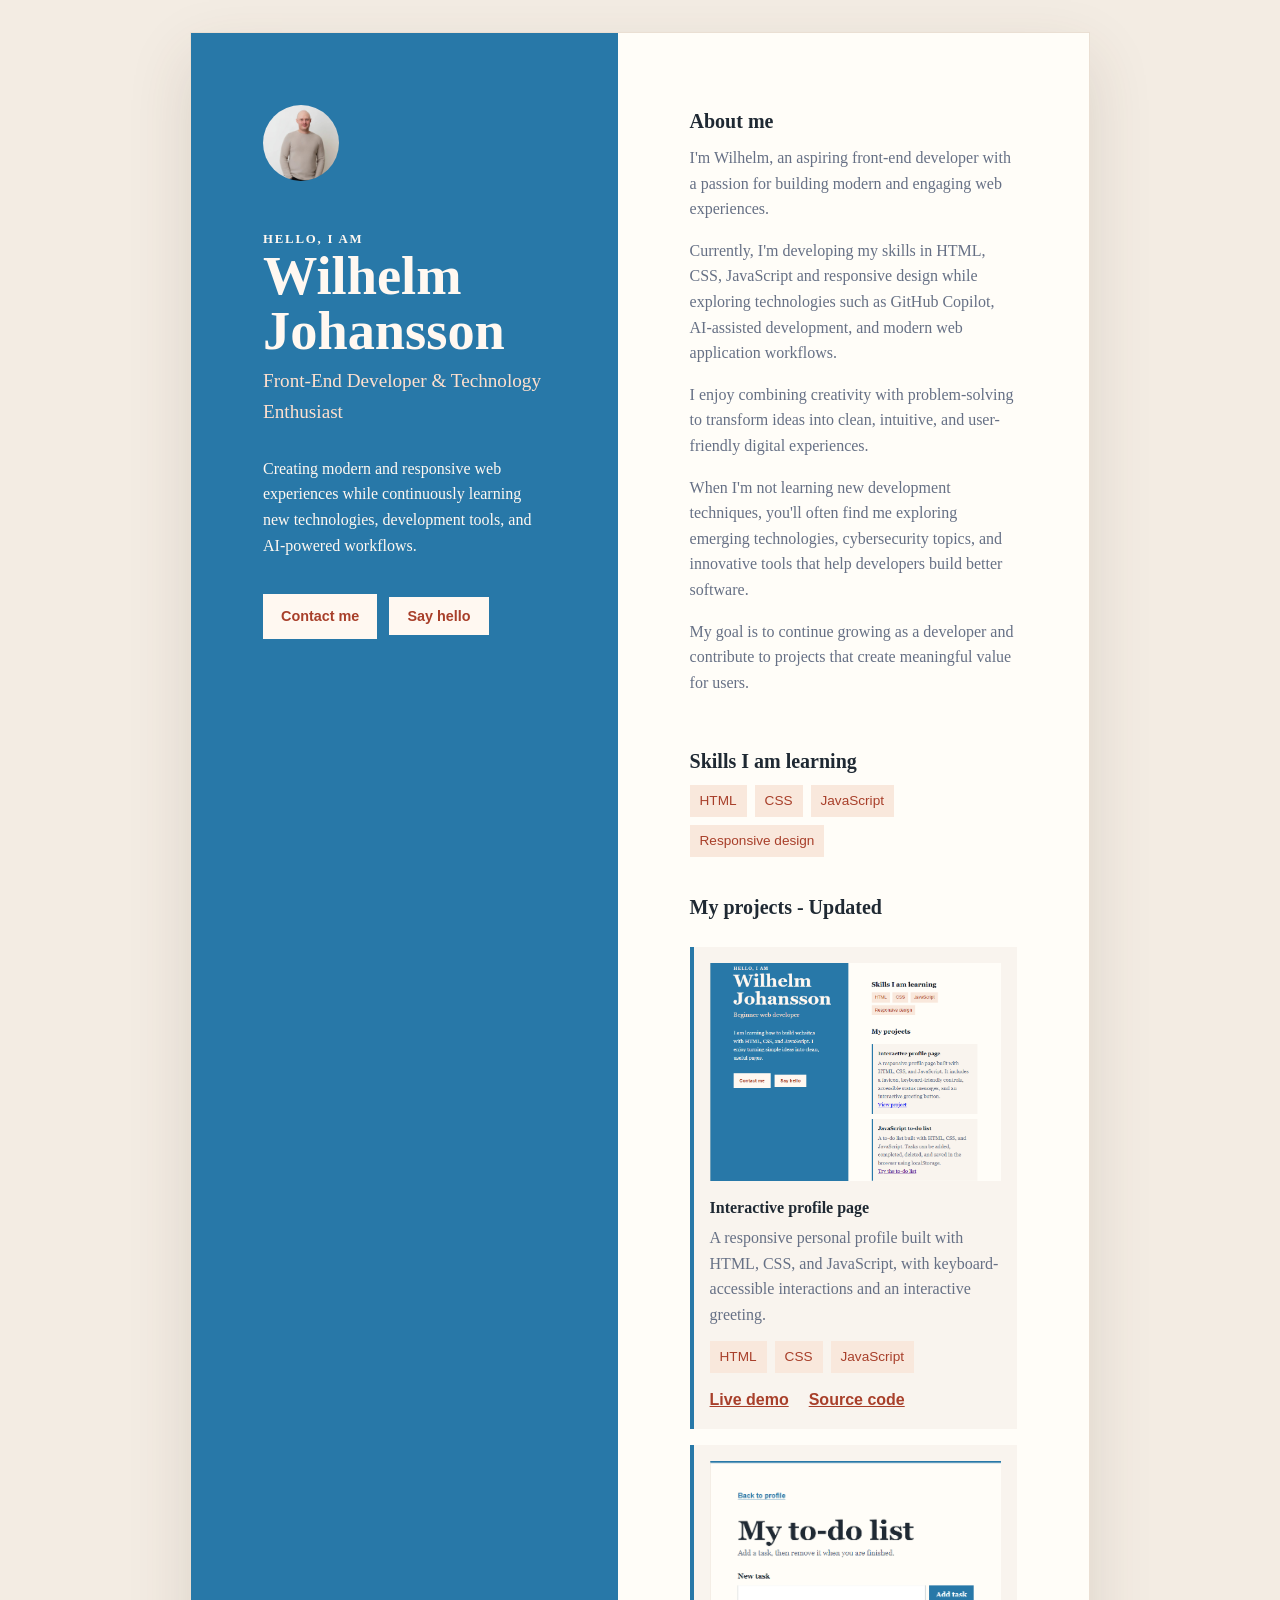
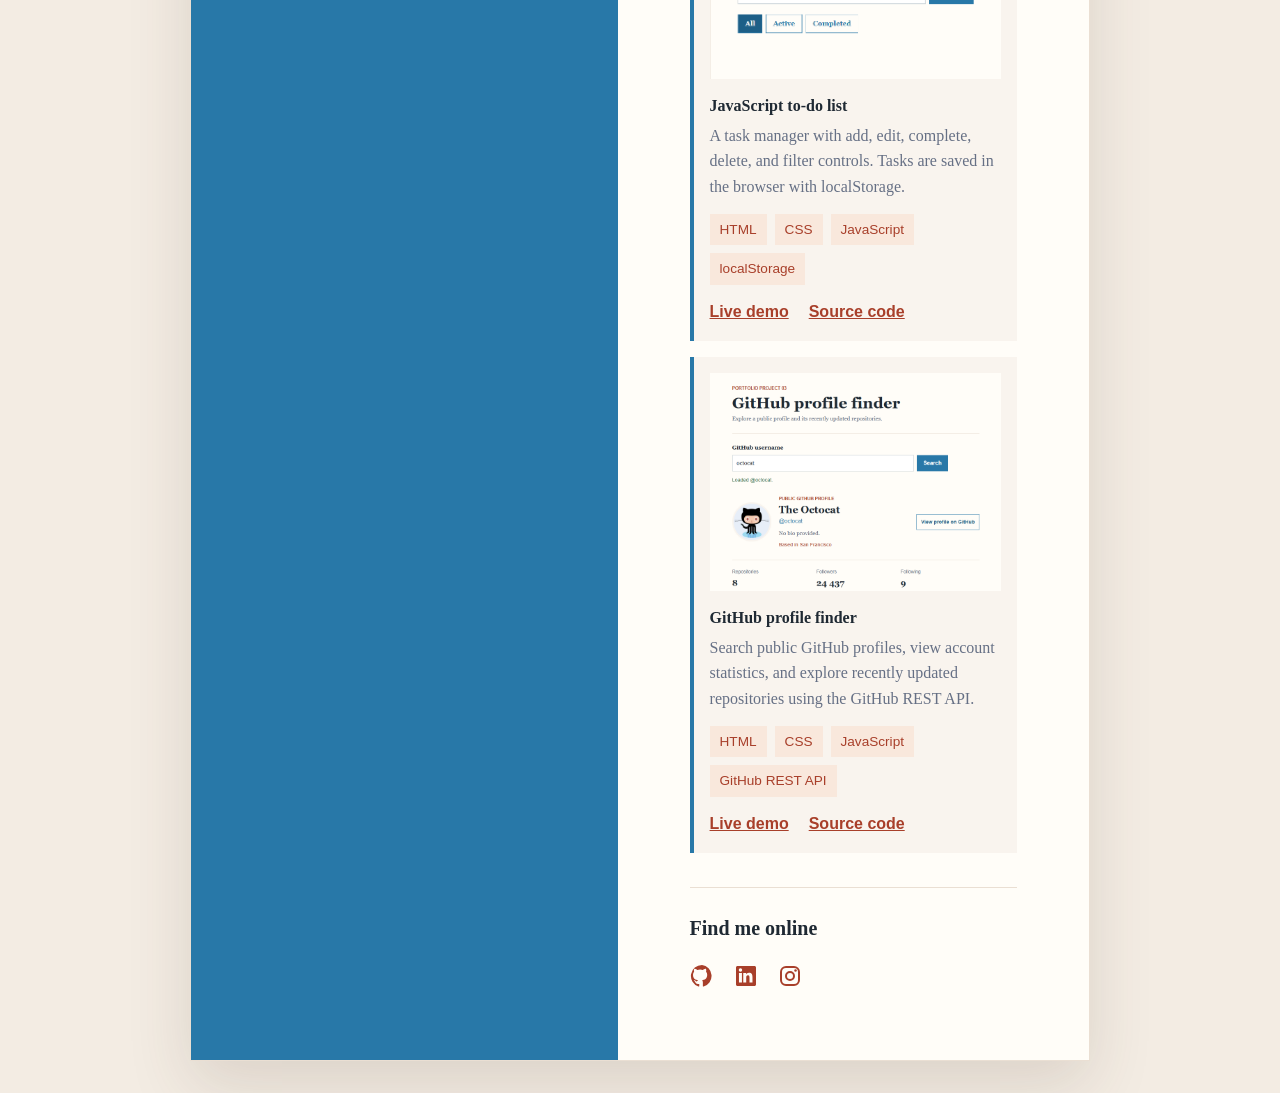
<file: index.html>
<!doctype html>
<html lang="en">
  <head>
    <meta charset="UTF-8" />
    <meta name="viewport" content="width=device-width, initial-scale=1.0" />
    <title>Wilhelm Johansson | Profile</title>
    <link rel="stylesheet" href="style.css" />
    <link rel="icon" type="image/png" href="favicon.png" />
  </head>
  <body>
    <a class="skip-link" href="#projects-heading">Skip to projects</a>
    <main class="profile-card">
      <section class="intro">
        <img
          class="avatar"
          src="profile.jpg"
          alt="Portrait of Wilhelm Johansson"
        />
        <p class="eyebrow">Hello, I am</p>
        <h1>Wilhelm Johansson</h1>
        <p class="role">Front-End Developer &amp; Technology Enthusiast</p>
        <p class="bio">
          Creating modern and responsive web experiences while continuously
          learning new technologies, development tools, and AI-powered
          workflows.
        </p>
        <a class="button" href="mailto:wjohansson94@outlook.com">Contact me</a>

        <button id="message-button" type="button">Say hello</button>
        <p id="message" aria-live="polite"></p>
      </section>

      <section class="details" aria-label="Profile details">
        <div>
          <h2>About me</h2>
          <p>
            I'm Wilhelm, an aspiring front-end developer with a passion for
            building modern and engaging web experiences.
          </p>
          <p>
            Currently, I'm developing my skills in HTML, CSS, JavaScript and
            responsive design while exploring technologies such as GitHub
            Copilot, AI-assisted development, and modern web application
            workflows.
          </p>
          <p>
            I enjoy combining creativity with problem-solving to transform ideas
            into clean, intuitive, and user-friendly digital experiences.
          </p>
          <p>
            When I'm not learning new development techniques, you'll often find
            me exploring emerging technologies, cybersecurity topics, and
            innovative tools that help developers build better software.
          </p>
          <p>
            My goal is to continue growing as a developer and contribute to
            projects that create meaningful value for users.
          </p>
        </div>

        <div>
          <h2>Skills I am learning</h2>
          <ul class="skills">
            <li>HTML</li>
            <li>CSS</li>
            <li>JavaScript</li>
            <li>Responsive design</li>
          </ul>
        </div>

        <div class="projects">
          <h2 id="projects-heading" tabindex="-1">My projects - Updated</h2>

          <article>
            <img
              class="project-preview"
              src="Profile%20page.png"
              alt="Screenshot of Wilhelm's profile page, skills, and projects"
            />
            <h3>Interactive profile page</h3>
            <p>
              A responsive personal profile built with HTML, CSS, and
              JavaScript, with keyboard-accessible interactions and an
              interactive greeting.
            </p>
            <ul class="project-tech" aria-label="Technologies used">
              <li>HTML</li>
              <li>CSS</li>
              <li>JavaScript</li>
            </ul>
            <div class="project-links">
              <a
                href="https://wjohansson94.github.io/my-profile/"
                target="_blank"
                rel="noreferrer"
              >
                Live demo
              </a>
              <a
                href="https://github.com/wjohansson94/my-profile"
                target="_blank"
                rel="noreferrer"
              >
                Source code
              </a>
            </div>
          </article>

          <article>
            <img
              class="project-preview"
              src="To-do%20list.png"
              alt="Screenshot of the to-do list app showing its task input and filters"
            />
            <h3>JavaScript to-do list</h3>
            <p>
              A task manager with add, edit, complete, delete, and filter
              controls. Tasks are saved in the browser with localStorage.
            </p>
            <ul class="project-tech" aria-label="Technologies used">
              <li>HTML</li>
              <li>CSS</li>
              <li>JavaScript</li>
              <li>localStorage</li>
            </ul>
            <div class="project-links">
              <a
                href="https://wjohansson94.github.io/my-profile/todo.html"
                target="_blank"
                rel="noreferrer"
              >
                Live demo
              </a>
              <a
                href="https://github.com/wjohansson94/my-profile"
                target="_blank"
                rel="noreferrer"
              >
                Source code
              </a>
            </div>
          </article>

          <article>
            <img
              class="project-preview"
              src="github-finder.png"
              alt="Screenshot of the GitHub profile finder displaying search results"
            />
            <h3>GitHub profile finder</h3>
            <p>
              Search public GitHub profiles, view account statistics, and
              explore recently updated repositories using the GitHub REST API.
            </p>
            <ul class="project-tech" aria-label="Technologies used">
              <li>HTML</li>
              <li>CSS</li>
              <li>JavaScript</li>
              <li>GitHub REST API</li>
            </ul>
            <div class="project-links">
              <a href="github.html">Live demo</a>
              <a
                href="https://github.com/wjohansson94/my-profile"
                target="_blank"
                rel="noreferrer"
              >
                Source code
              </a>
            </div>
          </article>
        </div>

        <div class="links">
          <h2>Find me online</h2>
          <a
            href="https://github.com/wjohansson94"
            target="_blank"
            rel="noreferrer"
            aria-label="GitHub profile (opens in a new tab)"
          >
            <svg
              class="social-icon"
              viewBox="0 0 24 24"
              aria-hidden="true"
              focusable="false"
            >
              <path
                fill="currentColor"
                d="M12 .9a11.1 11.1 0 0 0-3.51 21.63c.56.1.76-.24.76-.54v-2.08c-3.1.67-3.76-1.32-3.76-1.32-.5-1.29-1.24-1.64-1.24-1.64-1.01-.69.08-.68.08-.68 1.12.08 1.71 1.15 1.71 1.15 1 .1 1.65-.73 2.05-1.13-2.48-.28-5.08-1.24-5.08-5.5 0-1.21.43-2.2 1.15-2.98-.12-.28-.5-1.42.11-2.95 0 0 .94-.3 3.05 1.14a10.6 10.6 0 0 1 5.56 0c2.12-1.44 3.05-1.14 3.05-1.14.61 1.53.23 2.67.11 2.95.72.78 1.15 1.77 1.15 2.98 0 4.27-2.6 5.21-5.09 5.49.4.35.76 1.03.76 2.08v3.63c0 .3.2.65.77.54A11.1 11.1 0 0 0 12 .9Z"
              />
            </svg>
          </a>
          <a
            href="https://www.linkedin.com/in/wilhelm-johansson94"
            target="_blank"
            rel="noreferrer"
            aria-label="LinkedIn profile (opens in a new tab)"
          >
            <svg
              class="social-icon"
              viewBox="0 0 24 24"
              aria-hidden="true"
              focusable="false"
            >
              <path
                fill="currentColor"
                d="M20.45 2H3.55C2.69 2 2 2.68 2 3.52v16.96c0 .84.69 1.52 1.55 1.52h16.9c.86 0 1.55-.68 1.55-1.52V3.52c0-.84-.69-1.52-1.55-1.52ZM7.93 18.45H4.96V9.02h2.97v9.43ZM6.45 7.73a1.72 1.72 0 1 1 0-3.44 1.72 1.72 0 0 1 0 3.44Zm12 10.72h-2.96v-4.59c0-1.09-.02-2.49-1.52-2.49-1.52 0-1.75 1.18-1.75 2.41v4.67H9.26V9.02h2.84v1.29h.04c.4-.74 1.36-1.52 2.8-1.52 2.99 0 3.54 1.97 3.54 4.53v5.13Z"
              />
            </svg>
          </a>
          <a
            href="https://www.instagram.com/wilhelmbuilds/"
            target="_blank"
            rel="noreferrer"
            aria-label="Instagram profile (opens in a new tab)"
          >
            <svg
              class="social-icon"
              viewBox="0 0 24 24"
              aria-hidden="true"
              focusable="false"
            >
              <rect
                x="3"
                y="3"
                width="18"
                height="18"
                rx="5"
                fill="none"
                stroke="currentColor"
                stroke-width="2"
              />
              <circle
                cx="12"
                cy="12"
                r="4"
                fill="none"
                stroke="currentColor"
                stroke-width="2"
              />
              <circle cx="17.5" cy="6.5" r="1.25" fill="currentColor" />
            </svg>
          </a>
        </div>
      </section>
    </main>
    <script src="script.js"></script>
  </body>
</html>
</file>
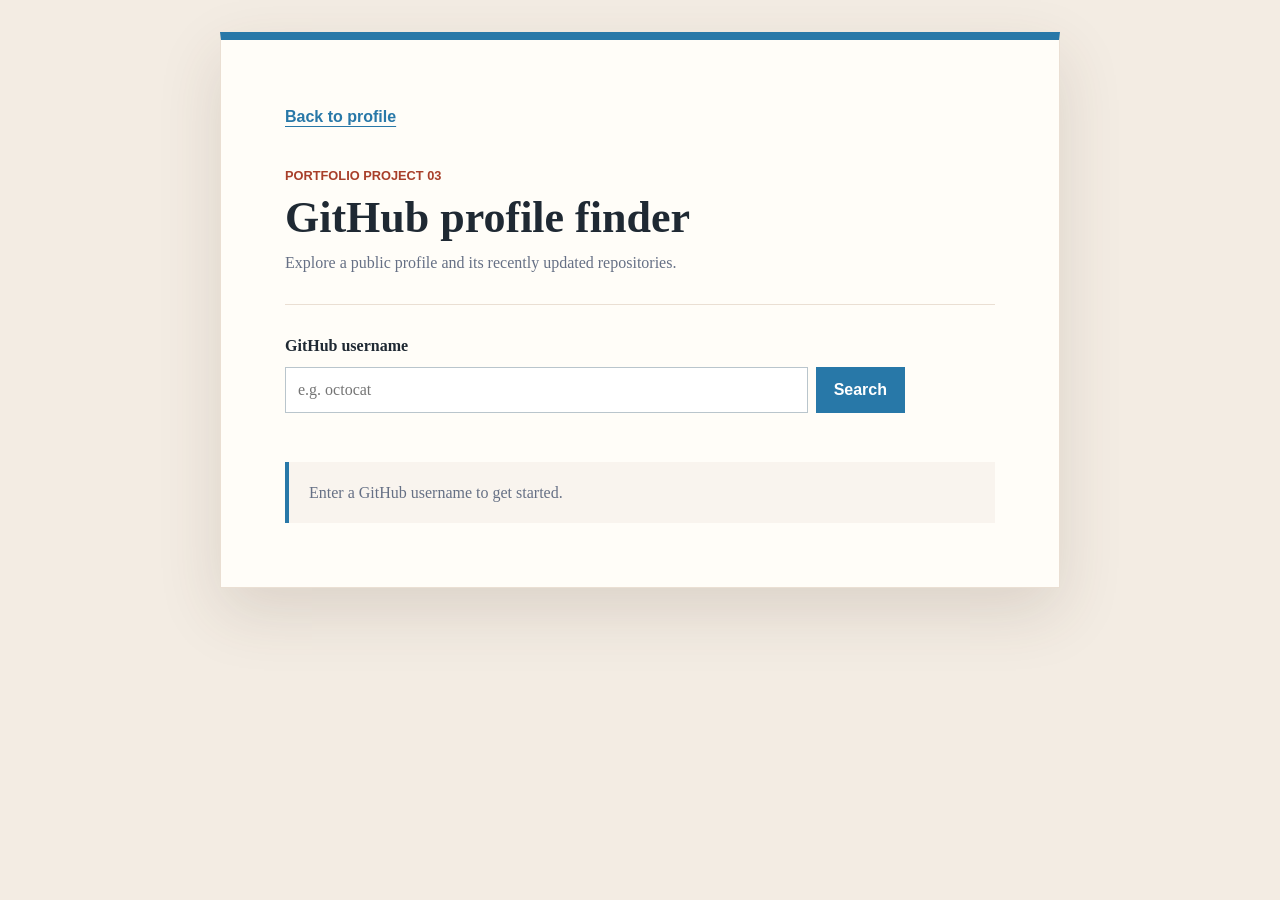
<file: github.html>
<!doctype html>
<html lang="en">
  <head>
    <meta charset="UTF-8" />
    <meta name="viewport" content="width=device-width, initial-scale=1.0" />
    <title>GitHub profile finder | Wilhelm Johansson</title>
    <link rel="stylesheet" href="github.css" />
    <script src="github.js" defer></script>
  </head>
  <body>
    <main class="lookup-shell">
      <a class="back-link" href="index.html">Back to profile</a>

      <header class="page-heading">
        <p class="eyebrow">Portfolio project 03</p>
        <h1>GitHub profile finder</h1>
        <p>Explore a public profile and its recently updated repositories.</p>
      </header>

      <form id="search-form">
        <label for="username">GitHub username</label>
        <div class="search-row">
          <input
            id="username"
            name="username"
            type="text"
            placeholder="e.g. octocat"
            autocomplete="off"
            autocapitalize="none"
            spellcheck="false"
            required
          />
          <button type="submit">Search</button>
        </div>
      </form>

      <p id="status" class="status" role="status" aria-live="polite"></p>

      <section id="empty-state" class="empty-state">
        <p id="empty-message">Enter a GitHub username to get started.</p>
      </section>

      <section
        id="results"
        class="results"
        aria-label="GitHub profile results"
        hidden
      >
        <article class="profile-summary" aria-labelledby="profile-name">
          <img id="avatar" class="profile-avatar" alt="" />
          <div class="profile-details">
            <p class="eyebrow">Public GitHub profile</p>
            <h2 id="profile-name"></h2>
            <a id="profile-login" target="_blank" rel="noreferrer"></a>
            <p id="bio" class="profile-bio"></p>
            <p id="location" class="profile-location" hidden></p>
          </div>
          <a
            id="view-profile"
            class="profile-link"
            target="_blank"
            rel="noreferrer"
          >
            View profile on GitHub
          </a>
        </article>

        <dl class="stats" aria-label="Profile statistics">
          <div>
            <dt>Repositories</dt>
            <dd id="public-repos"></dd>
          </div>
          <div>
            <dt>Followers</dt>
            <dd id="followers"></dd>
          </div>
          <div>
            <dt>Following</dt>
            <dd id="following"></dd>
          </div>
        </dl>

        <section class="repositories" aria-labelledby="repositories-heading">
          <div class="section-heading">
            <h2 id="repositories-heading">Recently updated repositories</h2>
            <p id="repo-status" aria-live="polite"></p>
          </div>
          <ul id="repo-list" class="repo-list"></ul>
        </section>
      </section>
    </main>
  </body>
</html>
</file>
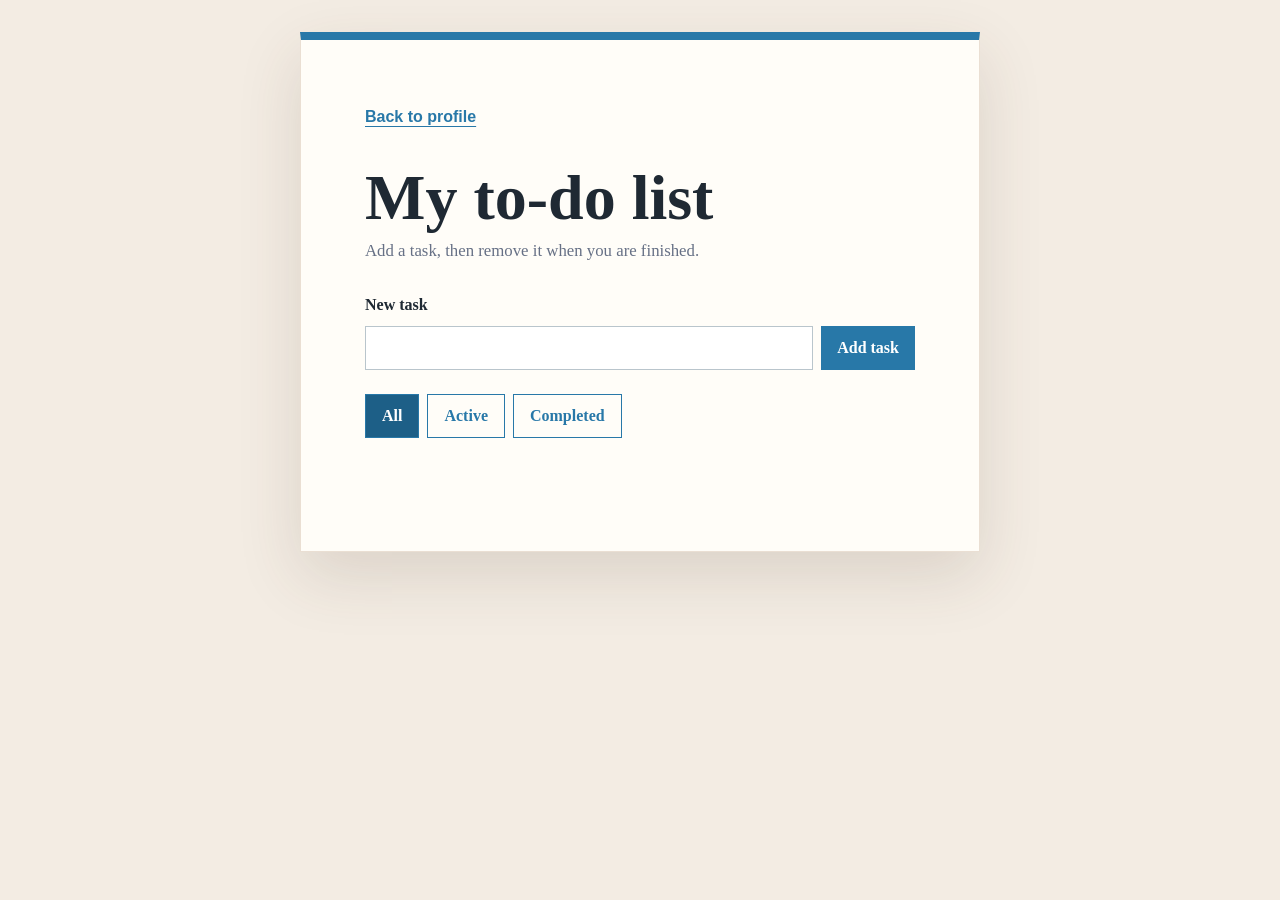
<file: todo.html>
<!doctype html>
<html lang="en">
  <head>
    <meta charset="UTF-8" />
    <meta name="viewport" content="width=device-width, initial-scale=1.0" />
    <title>To-do list | Wilhelm Johansson</title>
    <link rel="stylesheet" href="todo.css" />
    <script src="todo.js" defer></script>
  </head>
  <body>
    <main class="todo-card">
      <a class="back-link" href="index.html">Back to profile</a>
      <h1>My to-do list</h1>
      <p class="intro">Add a task, then remove it when you are finished.</p>

      <form id="todo-form">
        <label for="task-input">New task</label>
        <div class="form-row">
          <input
            id="task-input"
            name="task"
            type="text"
            autocomplete="off"
            required
          />
          <button type="submit">Add task</button>
        </div>
      </form>

      <div class="filters" role="group" aria-label="Filter tasks">
        <button type="button" data-filter="all" aria-pressed="true">All</button>
        <button type="button" data-filter="active" aria-pressed="false">
          Active
        </button>
        <button type="button" data-filter="completed" aria-pressed="false">
          Completed
        </button>
      </div>

      <p id="status" class="status" aria-live="polite"></p>
      <ul id="task-list"></ul>
    </main>
  </body>
</html>
</file>
<file: style.css>
:root {
  --ink: #1f2933;
  --muted: #667085;
  --paper: #fffdf8;
  --accent: #2878a8;
  --accent-dark: #a83f2a;
  --line: #eadfd3;
  --shadow: 0 24px 60px rgba(75, 55, 40, 0.14);
}

* {
  box-sizing: border-box;
}

body {
  min-height: 100vh;
  margin: 0;
  padding: 32px 20px;
  color: var(--ink);
  background: #f3ece3;
  font-family: Georgia, "Times New Roman", serif;
  line-height: 1.6;
}

.skip-link {
  position: fixed;
  top: 8px;
  left: 8px;
  z-index: 10;
  padding: 10px 14px;
  color: #fff;
  background: var(--ink);
  transform: translateY(calc(-100% - 12px));
}

.skip-link:focus-visible {
  outline: 3px solid #e59b3c;
  outline-offset: 3px;
  transform: translateY(0);
}

.profile-card {
  display: grid;
  grid-template-columns: minmax(280px, 0.95fr) minmax(320px, 1.05fr);
  max-width: 900px;
  margin: 0 auto;
  overflow: hidden;
  background: var(--paper);
  border: 1px solid var(--line);
  box-shadow: var(--shadow);
}

.intro,
.details {
  padding: clamp(32px, 6vw, 72px);
}

.intro {
  color: #fff8f1;
  background: var(--accent);
}

.avatar {
  display: grid;
  width: 76px;
  height: 76px;
  margin-bottom: 48px;
  place-items: center;
  color: var(--accent);
  background: #fff8f1;
  border-radius: 50%;
  font-size: 1.4rem;
  font-weight: bold;
  letter-spacing: 0.08em;
}

.avatar {
  object-fit: cover;
}

.eyebrow {
  margin: 0;
  font-size: 0.8rem;
  font-weight: bold;
  letter-spacing: 0.14em;
  text-transform: uppercase;
}

h1,
h2,
p {
  margin-top: 0;
}

h1 {
  margin-bottom: 8px;
  max-width: 100%;
  font-size: clamp(2.25rem, 4.5vw, 3.4rem);
  line-height: 1;
  overflow-wrap: normal;
}

.role {
  margin-bottom: 28px;
  color: #ffe0ce;
  font-size: 1.2rem;
}

.bio {
  max-width: 28rem;
  margin-bottom: 36px;
}

.button {
  display: inline-block;
  padding: 11px 18px;
  color: var(--accent-dark);
  background: #fff8f1;
  border: 0;
  font-family: Arial, sans-serif;
  font-size: 0.9rem;
  font-weight: bold;
  text-decoration: none;
  cursor: pointer;
}

.button:hover,
.button:focus-visible,
#message-button:hover,
#message-button:focus-visible {
  background: #ffffff;
}

#message-button {
  display: inline-block;
  padding: 11px 18px;
  margin-left: 8px;
  color: var(--accent-dark);
  background: #fff8f1;
  border: 0;
  font-family: Arial, sans-serif;
  font-size: 0.9rem;
  font-weight: bold;
  cursor: pointer;
}

#message {
  min-height: 1.6em;
  margin: 14px 0 0;
  color: #ffe0ce;
  font-family: Arial, sans-serif;
  font-size: 0.85rem;
}

.details {
  display: grid;
  align-content: center;
  gap: 34px;
}

h2 {
  margin-bottom: 8px;
  font-size: 1.25rem;
}

.details p {
  max-width: 34rem;
  color: var(--muted);
}

.skills {
  display: flex;
  flex-wrap: wrap;
  gap: 8px;
  padding: 0;
  margin: 0;
  list-style: none;
}

.skills li,
.project-tech li {
  padding: 5px 10px;
  color: var(--accent-dark);
  background: #f9e8dc;
  font-family: Arial, sans-serif;
  font-size: 0.85rem;
}

.links {
  display: flex;
  flex-wrap: wrap;
  gap: 12px 20px;
  padding-top: 24px;
  border-top: 1px solid var(--line);
}

.links h2 {
  flex-basis: 100%;
}

.links a {
  display: inline-flex;
  align-items: center;
  color: var(--accent-dark);
  font-family: Arial, sans-serif;
  font-weight: bold;
}

.social-icon {
  display: block;
  width: 24px;
  height: 24px;
}

@media (max-width: 680px) {
  body {
    padding: 0;
  }

  .profile-card {
    grid-template-columns: 1fr;
    min-height: 100vh;
  }

  .avatar {
    margin-bottom: 32px;
  }
}

.projects {
  display: grid;
  gap: 16px;
}

.projects article {
  padding: 16px;
  border-left: 4px solid var(--accent);
  background: #f9f4ee;
}

.project-preview {
  display: block;
  width: 100%;
  aspect-ratio: 4 / 3;
  margin-bottom: 14px;
  object-fit: cover;
  object-position: center;
}

.projects h3 {
  margin: 0 0 4px;
  font-size: 1rem;
}

.projects p {
  margin: 0;
}

.project-tech {
  display: flex;
  flex-wrap: wrap;
  gap: 8px;
  padding: 0;
  margin: 14px 0 0;
  list-style: none;
}

.project-links {
  display: flex;
  flex-wrap: wrap;
  gap: 8px 20px;
  margin-top: 14px;
  font-family: Arial, sans-serif;
  font-weight: bold;
}

.project-links a {
  color: var(--accent-dark);
}

:focus-visible {
  outline: 3px solid var(--accent-dark);
  outline-offset: 4px;
}

.intro :focus-visible {
  outline-color: #ffe0ce;
}

#projects-heading:focus {
  outline: 3px solid var(--accent-dark);
  outline-offset: 4px;
}
</file>
<file: github.css>
:root {
  --ink: #1f2933;
  --muted: #667085;
  --paper: #fffdf8;
  --accent: #2878a8;
  --accent-dark: #1d5f87;
  --highlight: #a83f2a;
  --soft: #f9f4ee;
  --line: #eadfd3;
}

* {
  box-sizing: border-box;
}

body {
  min-height: 100vh;
  margin: 0;
  padding: 32px 20px;
  color: var(--ink);
  background: #f3ece3;
  font-family: Georgia, "Times New Roman", serif;
  line-height: 1.6;
}

.lookup-shell {
  max-width: 840px;
  padding: clamp(28px, 6vw, 64px);
  margin: 0 auto;
  background: var(--paper);
  border: 1px solid var(--line);
  border-top: 8px solid var(--accent);
  box-shadow: 0 24px 60px rgba(75, 55, 40, 0.14);
}

.back-link {
  color: var(--accent);
  font-family: Arial, sans-serif;
  font-weight: bold;
  text-underline-offset: 4px;
}

.page-heading {
  padding: 36px 0 28px;
  border-bottom: 1px solid var(--line);
}

.eyebrow {
  margin: 0 0 8px;
  color: var(--highlight);
  font-family: Arial, sans-serif;
  font-size: 0.8rem;
  font-weight: bold;
  text-transform: uppercase;
}

h1,
h2,
h3,
p {
  margin-top: 0;
}

h1 {
  margin-bottom: 8px;
  font-size: 2.75rem;
  line-height: 1.1;
}

.page-heading > p:last-child {
  margin: 0;
  color: var(--muted);
}

#search-form {
  max-width: 620px;
  padding: 28px 0 0;
}

label {
  display: block;
  margin-bottom: 8px;
  font-weight: bold;
}

.search-row {
  display: flex;
  gap: 8px;
}

input,
button {
  min-height: 46px;
  font: inherit;
}

input {
  flex: 1;
  min-width: 0;
  padding: 8px 12px;
  color: var(--ink);
  background: #fff;
  border: 1px solid #b9c5cc;
}

button {
  padding: 8px 18px;
  color: #fff;
  background: var(--accent);
  border: 0;
  cursor: pointer;
  font-family: Arial, sans-serif;
  font-weight: bold;
}

button:hover {
  background: var(--accent-dark);
}

a:focus-visible,
button:focus-visible,
input:focus-visible {
  outline: 3px solid var(--highlight);
  outline-offset: 3px;
}

.status {
  min-height: 1.6em;
  margin: 14px 0 0;
  color: var(--muted);
  font-family: Arial, sans-serif;
  font-size: 0.9rem;
}

.status[data-state="error"] {
  color: #a22d25;
}

.status[data-state="success"] {
  color: #286642;
}

.empty-state {
  padding: 18px 20px;
  margin-top: 12px;
  background: var(--soft);
  border-left: 4px solid var(--accent);
}

.empty-state p {
  margin: 0;
  color: var(--muted);
}

.results[hidden],
.empty-state[hidden],
.profile-location[hidden] {
  display: none;
}

.profile-summary {
  display: grid;
  grid-template-columns: 112px minmax(0, 1fr) auto;
  align-items: center;
  gap: 22px;
  padding: 32px 0;
  border-bottom: 1px solid var(--line);
}

.profile-avatar {
  display: block;
  width: 112px;
  aspect-ratio: 1;
  object-fit: cover;
  border: 4px solid var(--soft);
  border-radius: 50%;
}

.profile-details .eyebrow {
  margin-bottom: 4px;
}

.profile-details h2 {
  margin: 0;
  font-size: 1.8rem;
  line-height: 1.2;
  overflow-wrap: anywhere;
}

#profile-login {
  display: inline-block;
  margin-top: 2px;
  color: var(--accent);
  font-family: Arial, sans-serif;
  text-decoration: none;
}

.profile-bio {
  margin: 10px 0 0;
  color: var(--muted);
}

.profile-location {
  margin: 8px 0 0;
  color: var(--highlight);
  font-family: Arial, sans-serif;
  font-size: 0.9rem;
}

.profile-link {
  align-self: center;
  padding: 10px 12px;
  color: var(--accent-dark);
  border: 1px solid var(--accent);
  font-family: Arial, sans-serif;
  font-size: 0.9rem;
  font-weight: bold;
  text-align: center;
  text-decoration: none;
}

.profile-link:hover {
  color: #fff;
  background: var(--accent-dark);
}

.stats {
  display: grid;
  grid-template-columns: repeat(3, minmax(0, 1fr));
  gap: 16px;
  padding: 22px 0;
  margin: 0;
  border-bottom: 1px solid var(--line);
}

.stats dt {
  color: var(--muted);
  font-family: Arial, sans-serif;
  font-size: 0.85rem;
}

.stats dd {
  margin: 2px 0 0;
  font-size: 1.5rem;
  font-weight: bold;
}

.repositories {
  padding-top: 28px;
}

.section-heading {
  display: flex;
  flex-wrap: wrap;
  align-items: baseline;
  justify-content: space-between;
  gap: 8px 16px;
}

.section-heading h2 {
  margin: 0;
  font-size: 1.35rem;
}

#repo-status {
  margin: 0;
  color: var(--muted);
  font-family: Arial, sans-serif;
  font-size: 0.85rem;
}

.repo-list {
  padding: 0;
  margin: 14px 0 0;
  border-top: 1px solid var(--line);
  list-style: none;
}

.repo-list li {
  padding: 16px 0;
  border-bottom: 1px solid var(--line);
}

.repo-details h3 {
  margin: 0 0 4px;
  font-family: Arial, sans-serif;
  font-size: 1rem;
}

.repo-details h3 a {
  color: var(--accent-dark);
  overflow-wrap: anywhere;
  text-decoration-thickness: 1px;
  text-underline-offset: 3px;
}

.repo-details > p {
  margin: 0;
  color: var(--muted);
}

.repo-metadata {
  display: flex;
  flex-wrap: wrap;
  gap: 6px 18px;
  margin-top: 8px !important;
  color: var(--highlight) !important;
  font-family: Arial, sans-serif;
  font-size: 0.85rem;
}

@media (max-width: 600px) {
  body {
    padding: 0;
  }

  .lookup-shell {
    min-height: 100vh;
    padding: 28px 20px;
  }

  h1 {
    font-size: 2.25rem;
  }

  .profile-summary {
    grid-template-columns: 72px minmax(0, 1fr);
    align-items: start;
    gap: 16px;
  }

  .profile-avatar {
    width: 72px;
  }

  .profile-details h2 {
    font-size: 1.4rem;
  }

  .profile-link {
    grid-column: 1 / -1;
    justify-self: start;
  }
}

@media (max-width: 420px) {
  .search-row {
    flex-direction: column;
  }

  .search-row button {
    align-self: stretch;
  }
}
</file>
<file: todo.css>
:root {
  --ink: #1f2933;
  --muted: #667085;
  --paper: #fffdf8;
  --accent: #2878a8;
  --accent-dark: #1d5f87;
  --soft: #f9f4ee;
  --line: #eadfd3;
}

* {
  box-sizing: border-box;
}

body {
  min-height: 100vh;
  margin: 0;
  padding: 32px 20px;
  color: var(--ink);
  background: #f3ece3;
  font-family: Georgia, "Times New Roman", serif;
  line-height: 1.6;
}

.todo-card {
  max-width: 680px;
  padding: clamp(28px, 6vw, 64px);
  margin: 0 auto;
  background: var(--paper);
  border: 1px solid var(--line);
  border-top: 8px solid var(--accent);
  box-shadow: 0 24px 60px rgba(75, 55, 40, 0.14);
}

.back-link {
  display: inline-block;
  color: var(--accent);
  font-family: Arial, sans-serif;
  font-weight: bold;
  text-underline-offset: 4px;
}

h1 {
  margin: 36px 0 8px;
  font-size: clamp(2.25rem, 7vw, 4rem);
  line-height: 1;
}

.intro {
  margin-top: 0;
  color: var(--muted);
  font-size: 1.05rem;
}

label {
  display: block;
  margin: 28px 0 8px;
  font-weight: bold;
}

.form-row {
  display: flex;
  gap: 8px;
}

input,
button {
  min-height: 44px;
  font: inherit;
}

input {
  flex: 1;
  min-width: 0;
  padding: 8px 12px;
  color: var(--ink);
  background: #fff;
  border: 1px solid #b9c5cc;
}

button {
  padding: 8px 16px;
  color: #fff;
  background: var(--accent);
  border: 0;
  cursor: pointer;
  font-weight: bold;
}

button:hover,
button:focus-visible {
  background: var(--accent-dark);
}

a:focus-visible,
button:focus-visible,
input:focus-visible {
  outline: 3px solid #e59b3c;
  outline-offset: 3px;
}

.status {
  min-height: 1.6em;
  margin: 18px 0 8px;
  color: var(--muted);
  font-family: Arial, sans-serif;
  font-size: 0.9rem;
}

.filters {
  display: flex;
  flex-wrap: wrap;
  gap: 8px;
  margin-top: 24px;
}

.filters button {
  color: var(--accent);
  background: transparent;
  border: 1px solid var(--accent);
}

.filters button[aria-pressed="true"],
.filters button:hover,
.filters button:focus-visible {
  color: #fff;
  background: var(--accent-dark);
}

#task-list {
  display: grid;
  grid-template-columns: minmax(0, 1fr);
  gap: 8px;
  padding: 0;
  margin: 0;
  list-style: none;
}

#task-list li {
  display: flex;
  align-items: center;
  justify-content: space-between;
  gap: 16px;
  padding: 12px 14px;
  background: var(--soft);
  border-left: 4px solid var(--accent);
  box-shadow: 0 2px 0 rgba(75, 55, 40, 0.05);
  transition:
    border-color 160ms ease,
    transform 160ms ease;
}

#task-list li:hover {
  border-left-color: var(--accent-dark);
  transform: translateX(3px);
}

.task-content {
  display: flex;
  align-items: center;
  flex: 1;
  min-width: 0;
  gap: 10px;
}

.task-content input[type="checkbox"] {
  flex: 0 0 auto;
  width: 18px;
  height: 18px;
}

.task-actions,
.edit-form {
  display: flex;
  align-items: center;
  gap: 8px;
}

.task-actions {
  flex: 0 0 auto;
}

.edit-form {
  flex: 1;
  min-width: 0;
}

.edit-form input {
  flex: 1;
  width: auto;
  min-width: 0;
}

.task-content span {
  overflow-wrap: anywhere;
}

.completed {
  color: var(--muted);
  text-decoration: line-through;
}

#task-list li button {
  min-height: 36px;
  padding: 6px 10px;
  color: var(--accent);
  background: transparent;
  border: 1px solid var(--accent);
}

#task-list li button:hover,
#task-list li button:focus-visible {
  color: #fff;
  background: var(--accent-dark);
}

@media (max-width: 480px) {
  body {
    padding: 0;
  }

  .todo-card {
    min-height: 100vh;
  }

  .form-row {
    flex-direction: column;
  }
}
</file>
